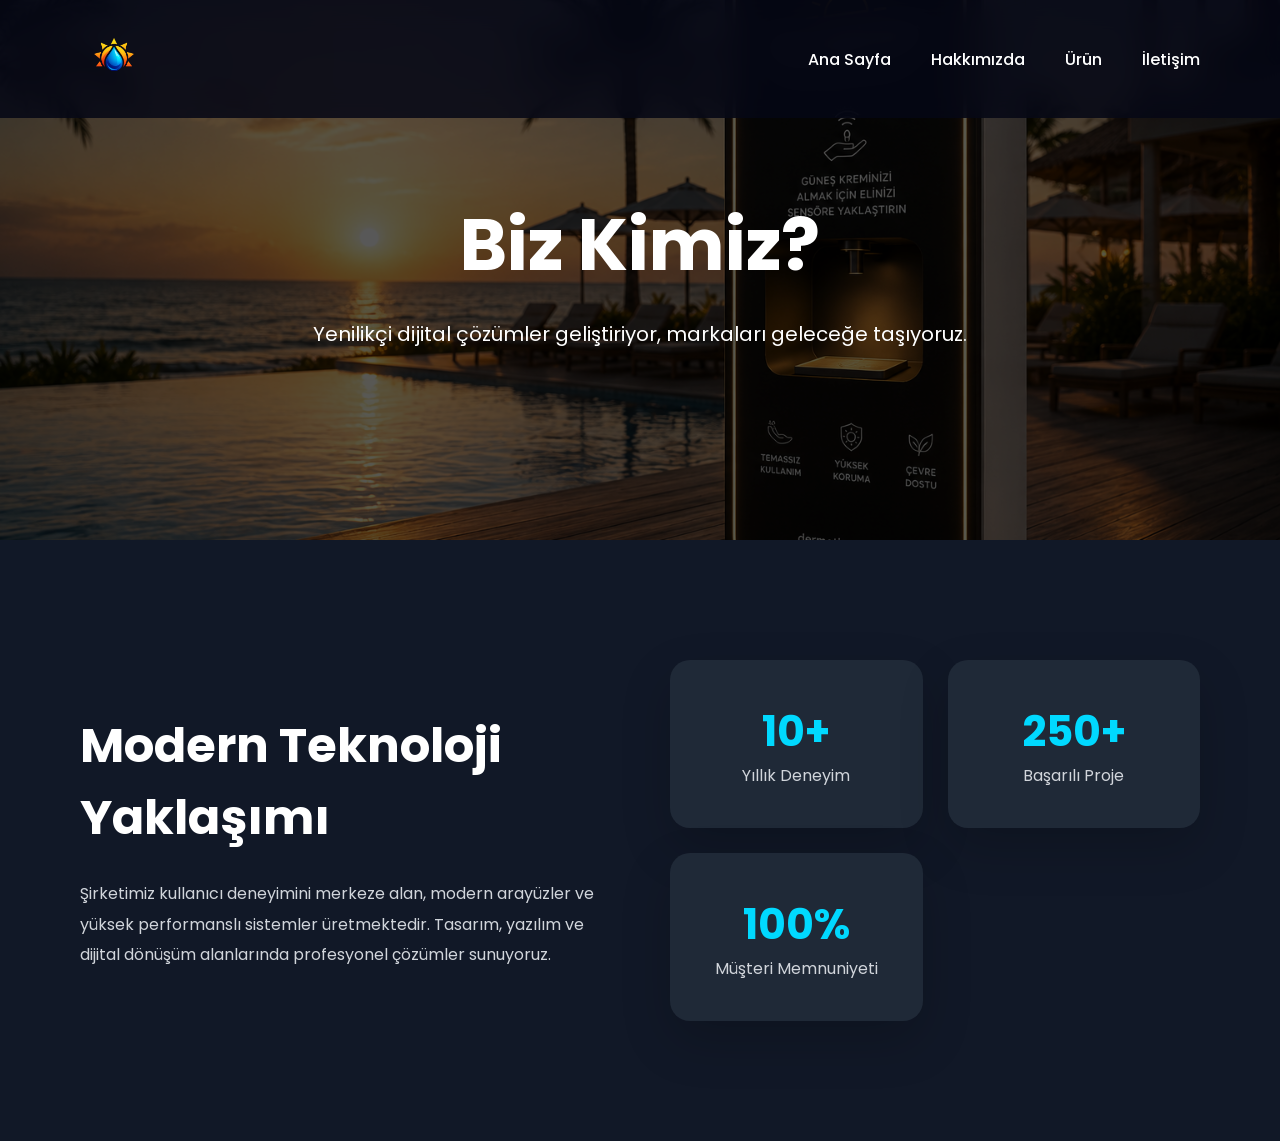
<file: hakkimizda.html>
<!DOCTYPE html>
<html lang="tr">
<head>
    <meta charset="UTF-8">
    <meta name="viewport" content="width=device-width, initial-scale=1.0">
    <title>Hakkımızda</title>

    <link rel="stylesheet" href="style.css">

    <link rel="preconnect" href="https://fonts.googleapis.com">
    <link href="https://fonts.googleapis.com/css2?family=Poppins:wght@300;400;500;600;700&display=swap" rel="stylesheet">
</head>
<body>

<nav class="navbar">

    <div class="logo">

    <img src="images/logo.png" alt="DermaticSun Logo">

</div>


<ul class="menu">
    <li><a href="index.html">Ana Sayfa</a></li>
    <li><a href="hakkimizda.html">Hakkımızda</a></li>
    <li><a href="hizmetler.html">Ürün</a></li>
    <li><a href="iletisim.html">İletişim</a></li>
</ul>

</nav>

<section class="about-hero">

    <div class="about-overlay"></div>

    <div class="about-content">

        <h1>Biz Kimiz?</h1>

        <p>
            Yenilikçi dijital çözümler geliştiriyor,
            markaları geleceğe taşıyoruz.
        </p>

    </div>

</section>


<section class="about-section">

    <div class="about-text">

        <h2>Modern Teknoloji Yaklaşımı</h2>

        <p>
            Şirketimiz kullanıcı deneyimini merkeze alan,
            modern arayüzler ve yüksek performanslı sistemler üretmektedir.
            Tasarım, yazılım ve dijital dönüşüm alanlarında
            profesyonel çözümler sunuyoruz.
        </p>

    </div>

    <div class="about-box">

        <div class="mini-card">
            <h3>10+</h3>
            <span>Yıllık Deneyim</span>
        </div>

        <div class="mini-card">
            <h3>250+</h3>
            <span>Başarılı Proje</span>
        </div>

        <div class="mini-card">
            <h3>100%</h3>
            <span>Müşteri Memnuniyeti</span>
        </div>

    </div>

</section>

<script src="script.js"></script>

</body>
</html>
</file>
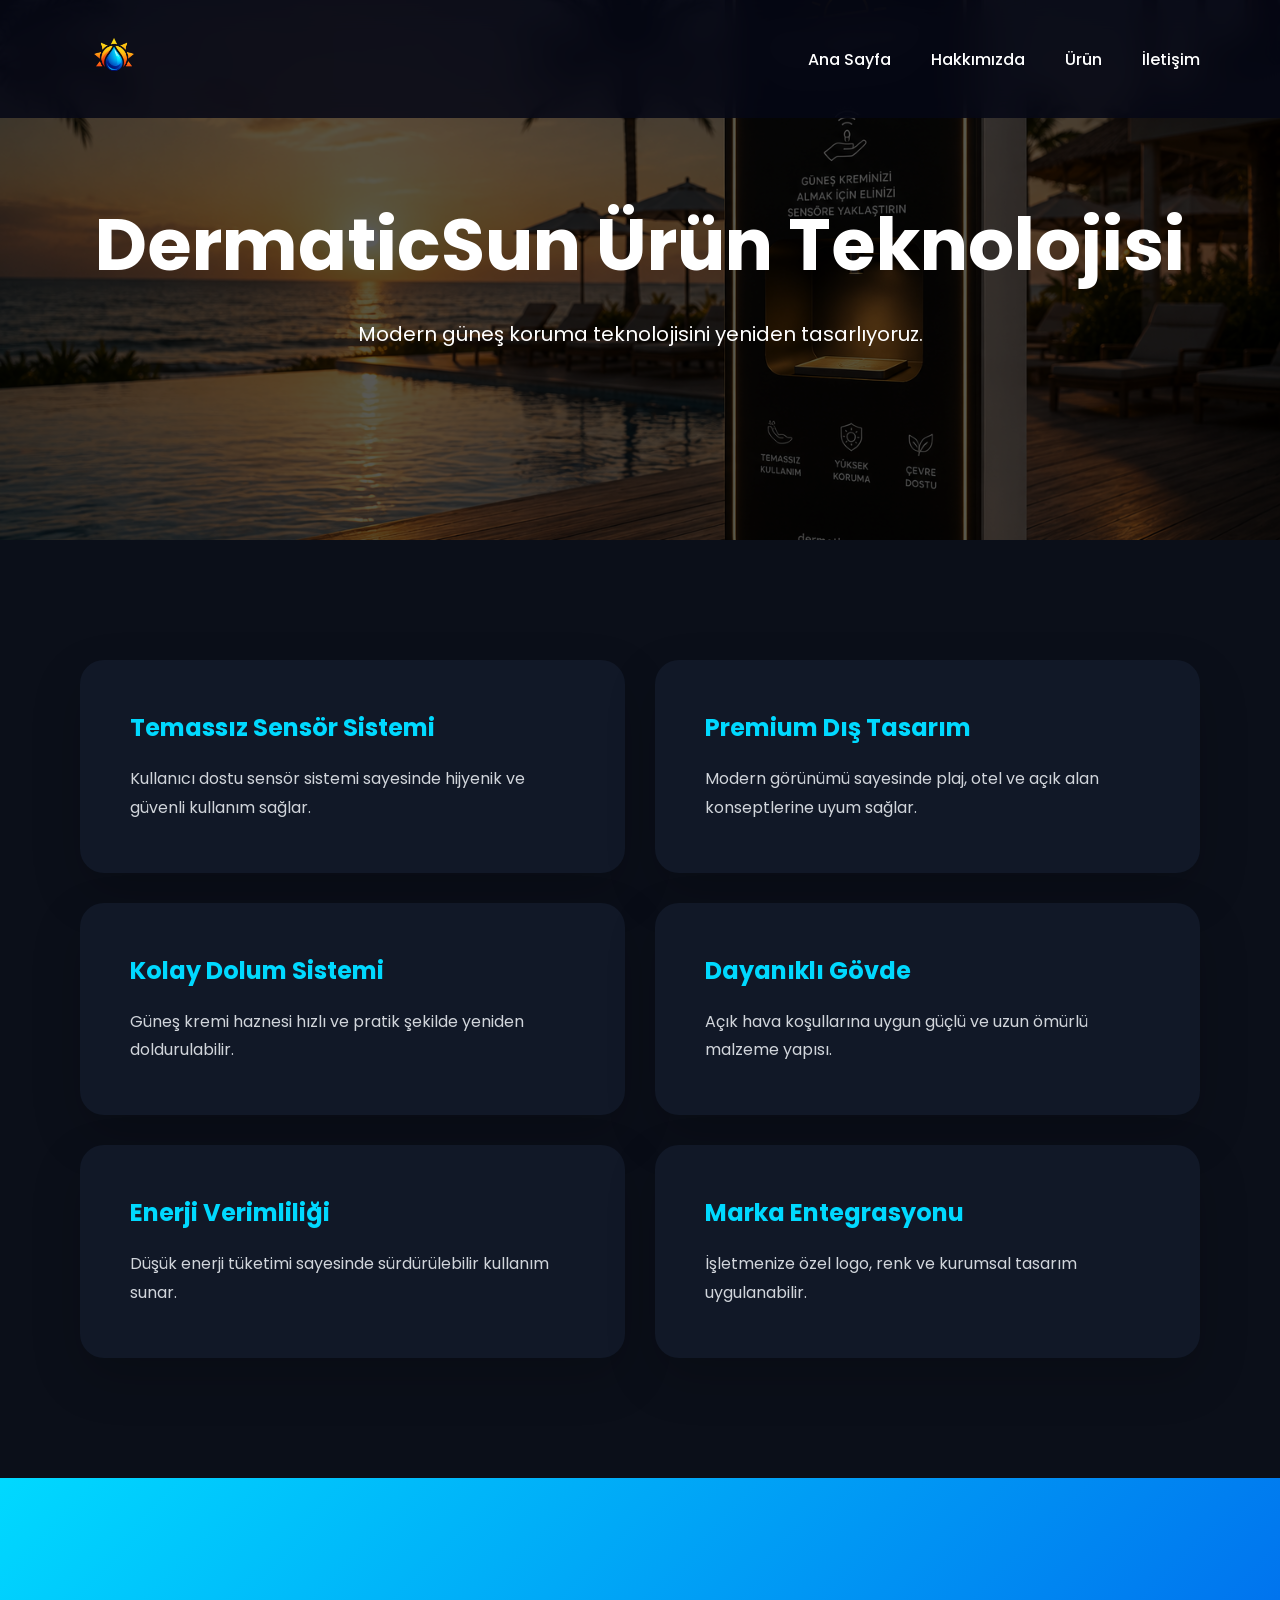
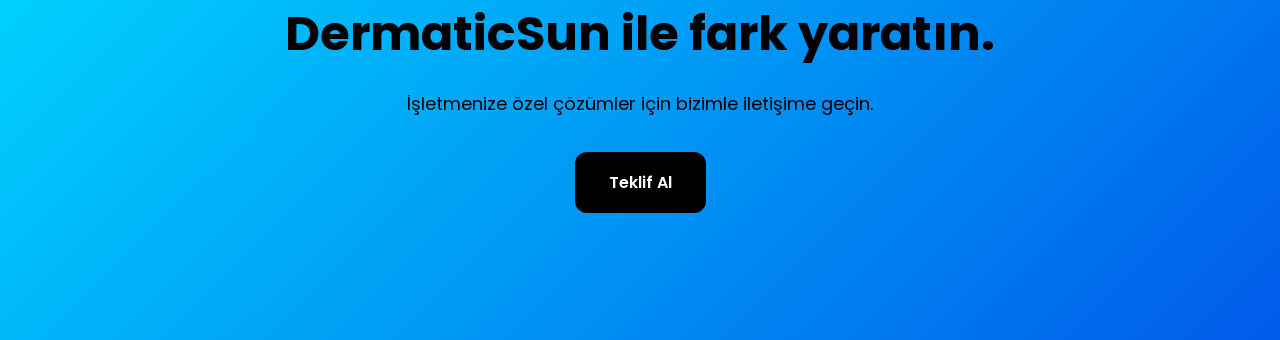
<file: hizmetler.html>
<!DOCTYPE html>
<html lang="tr">
<head>
    <meta charset="UTF-8">
    <meta name="viewport" content="width=device-width, initial-scale=1.0">
    <title>DermaticSun | Özellikler</title>

    <link rel="stylesheet" href="style.css">

    <link rel="preconnect" href="https://fonts.googleapis.com">
    <link href="https://fonts.googleapis.com/css2?family=Poppins:wght@300;400;500;600;700&display=swap" rel="stylesheet">
</head>
<body>

<nav class="navbar">

    <div class="logo">

    <img src="images/logo.png" alt="DermaticSun Logo">

</div>

 <ul class="menu">
    <li><a href="index.html">Ana Sayfa</a></li>
    <li><a href="hakkimizda.html">Hakkımızda</a></li>
    <li><a href="hizmetler.html">Ürün</a></li>
    <li><a href="iletisim.html">İletişim</a></li>
</ul>

</nav>

<section class="services-hero">

    <div class="about-overlay"></div>

    <div class="about-content">

        <h1>
    DermaticSun Ürün Teknolojisi
</h1>

        <p>
    Modern güneş koruma teknolojisini yeniden tasarlıyoruz.
</p>

    </div>

</section>


<section class="service-grid">

    <div class="service-card">

        <h2>
            Temassız Sensör Sistemi
        </h2>

        <p>
            Kullanıcı dostu sensör sistemi sayesinde hijyenik ve güvenli kullanım sağlar.
        </p>

    </div>


    <div class="service-card">

        <h2>
            Premium Dış Tasarım
        </h2>

        <p>
            Modern görünümü sayesinde plaj, otel ve açık alan konseptlerine uyum sağlar.
        </p>

    </div>


    <div class="service-card">

        <h2>
            Kolay Dolum Sistemi
        </h2>

        <p>
            Güneş kremi haznesi hızlı ve pratik şekilde yeniden doldurulabilir.
        </p>

    </div>


    <div class="service-card">

        <h2>
            Dayanıklı Gövde
        </h2>

        <p>
            Açık hava koşullarına uygun güçlü ve uzun ömürlü malzeme yapısı.
        </p>

    </div>


    <div class="service-card">

        <h2>
            Enerji Verimliliği
        </h2>

        <p>
            Düşük enerji tüketimi sayesinde sürdürülebilir kullanım sunar.
        </p>

    </div>


    <div class="service-card">

        <h2>
            Marka Entegrasyonu
        </h2>

        <p>
            İşletmenize özel logo, renk ve kurumsal tasarım uygulanabilir.
        </p>

    </div>

</section>


<section class="cta">

    <h2>
        DermaticSun ile fark yaratın.
    </h2>

    <p>
        İşletmenize özel çözümler için bizimle iletişime geçin.
    </p>

    <a href="iletisim.html">
        Teklif Al
    </a>

</section>

<script src="script.js"></script>

</body>
</html>
</file>
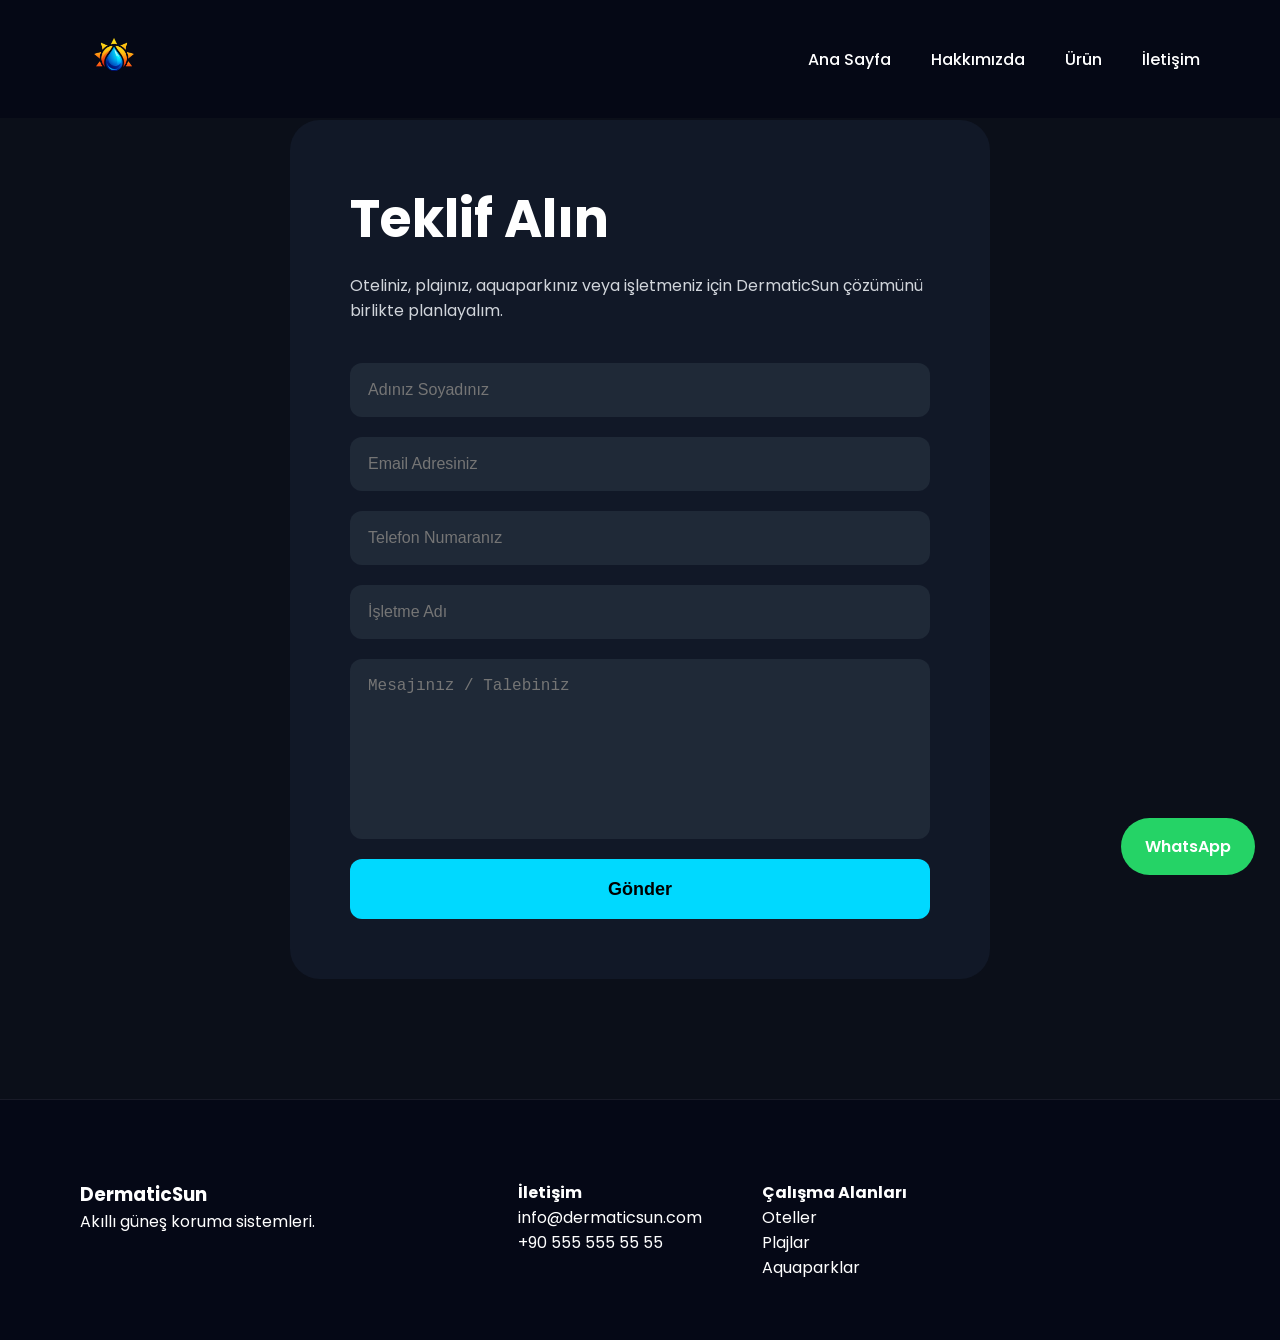
<file: iletisim.html>
<!DOCTYPE html>
<html lang="tr">
<head>
    <meta charset="UTF-8">
    <meta name="viewport" content="width=device-width, initial-scale=1.0">
    <title>DermaticSun | İletişim</title>

    <link rel="stylesheet" href="style.css">

    <link rel="preconnect" href="https://fonts.googleapis.com">
    <link href="https://fonts.googleapis.com/css2?family=Poppins:wght@300;400;500;600;700&display=swap" rel="stylesheet">
</head>
<body>

<nav class="navbar">
    <div class="logo">

    <img src="images/logo.png" alt="DermaticSun Logo">

</div>

<ul class="menu">
    <li><a href="index.html">Ana Sayfa</a></li>
    <li><a href="hakkimizda.html">Hakkımızda</a></li>
    <li><a href="hizmetler.html">Ürün</a></li>
    <li><a href="iletisim.html">İletişim</a></li>
</ul>
</nav>

<section class="contact-page">

    <div class="contact-box">

        <h1>Teklif Alın</h1>

        <p>
            Oteliniz, plajınız, aquaparkınız veya işletmeniz için DermaticSun çözümünü birlikte planlayalım.
        </p>

    <form id="contactForm" action="https://formspree.io/f/xpqnwwaz" method="POST">

    <input type="text" name="ad_soyad" placeholder="Adınız Soyadınız" required>

    <input type="email" name="email" placeholder="Email Adresiniz" required>

    <input type="tel" name="telefon" placeholder="Telefon Numaranız">

    <input type="text" name="isletme" placeholder="İşletme Adı">

    <textarea name="mesaj" placeholder="Mesajınız / Talebiniz" required></textarea>

    <input type="hidden" name="_subject" value="DermaticSun Yeni Teklif Talebi">

    <button type="submit">
        Gönder
    </button>

</form>

    </div>

</section>

<footer class="footer">

    <div>
        <h3>DermaticSun</h3>
        <p>Akıllı güneş koruma sistemleri.</p>
    </div>

    <div>
        <h4>İletişim</h4>
        <p>info@dermaticsun.com</p>
        <p>+90 555 555 55 55</p>
    </div>

    <div>
        <h4>Çalışma Alanları</h4>
        <p>Oteller</p>
        <p>Plajlar</p>
        <p>Aquaparklar</p>
    </div>

</footer>

<a href="https://wa.me/905555555555" class="whatsapp" target="_blank">
    WhatsApp
</a>

<script src="script.js"></script>
<script>
const form = document.getElementById("contactForm");

form.addEventListener("submit", async function(e){
    e.preventDefault();

    const formData = new FormData(form);

    const response = await fetch(form.action, {
        method: "POST",
        body: formData,
        headers: {
            "Accept": "application/json"
        }
    });

    if(response.ok){
        window.location.href = "tesekkurler.html";
    }else{
        alert("Mesaj gönderilemedi. Lütfen tekrar deneyin.");
    }
});
</script>
</body>
</html>
</file>
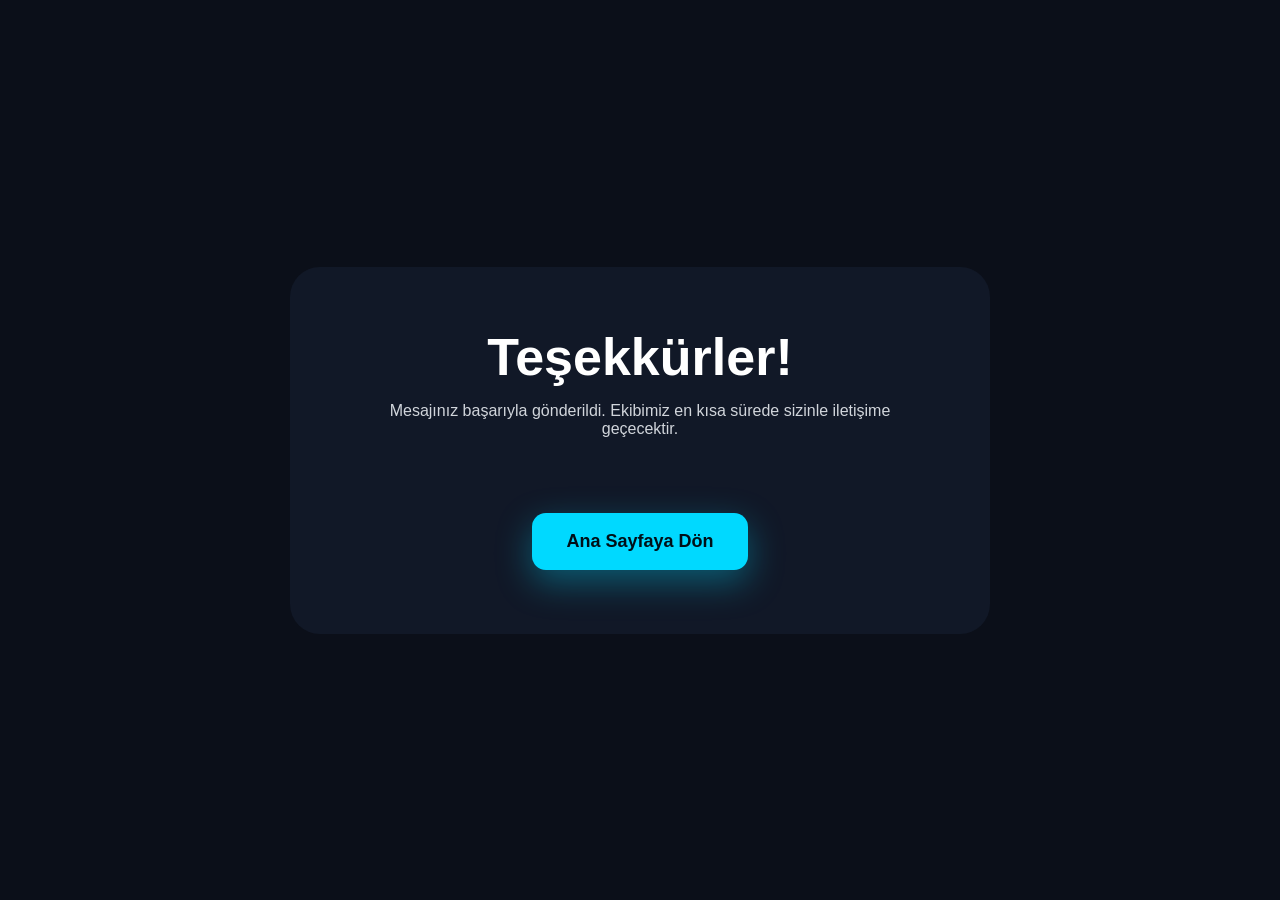
<file: tesekkurler.html>
<!DOCTYPE html>
<html lang="tr">
<head>
    <meta charset="UTF-8">
    <meta name="viewport" content="width=device-width, initial-scale=1.0">
    <title>Teşekkürler | DermaticSun</title>

    <link rel="stylesheet" href="style.css">
</head>
<body>

<section class="contact-page">

    <div class="contact-box" style="text-align:center;">

        <h1>Teşekkürler!</h1>

        <p>
            Mesajınız başarıyla gönderildi.
            Ekibimiz en kısa sürede sizinle iletişime geçecektir.
        </p>

        <a href="index.html" class="hero-btn">
            Ana Sayfaya Dön
        </a>

    </div>

</section>

</body>
</html>
</file>
<file: style.css>
*{
    margin:0;
    padding:0;
    box-sizing:border-box;
}

html{
    overflow-x:hidden;
    scroll-behavior:smooth;
}

body{
    font-family:'Poppins', sans-serif;
    background:#0b0f19;
    color:white;
    overflow-x:hidden;
}

/* NAVBAR */

.navbar{
    width:100%;
    position:fixed;
    top:0;
    left:0;
    z-index:1000;
    display:flex;
    justify-content:space-between;
    align-items:center;
    padding:25px 80px;
    background:rgba(5,8,22,0.85);
    backdrop-filter:blur(14px);
    transition:0.3s;
}

.navbar.scrolled{
    padding:18px 80px;
    background:rgba(5,8,22,0.95);
    box-shadow:0 10px 40px rgba(0,0,0,0.35);
}

.logo{
    display:flex;
    align-items:center;
    flex-shrink:0;
}

.logo img{
    height:68px;
    width:auto;
    object-fit:contain;
}

.menu{
    display:flex;
    gap:40px;
    list-style:none;
    align-items:center;
}

.menu a{
    text-decoration:none;
    color:#ffffff;
    font-weight:500;
    transition:0.3s;
    white-space:nowrap;
}

.menu a:hover{
    color:#00d9ff;
}

/* HERO */

.hero{
    width:100%;
    min-height:100vh;
    background:#050816;
    position:relative;
    display:flex;
    align-items:center;
    overflow:hidden;
}

.hero::after{
    content:"";
    position:absolute;
    top:0;
    right:0;
    width:56%;
    height:100%;
    background:url('images/hero-bg.png') center/contain no-repeat;
    z-index:1;
}

.overlay{
    position:absolute;
    width:100%;
    height:100%;
    background:linear-gradient(
        90deg,
        #050816 0%,
        rgba(5,8,22,0.98) 34%,
        rgba(5,8,22,0.65) 58%,
        rgba(5,8,22,0.10) 100%
    );
    z-index:2;
}

.hero-content{
    position:relative;
    z-index:3;
    margin-left:100px;
    max-width:650px;
    animation:fadeUp 1s ease;
}

.hero-content h1{
    font-size:72px;
    line-height:1.05;
    color:#ffffff;
    letter-spacing:-3px;
    font-weight:700;
    text-shadow:0 6px 30px rgba(0,0,0,0.75);
}

.hero-content p{
    margin-top:28px;
    font-size:22px;
    color:#ffffff;
    line-height:1.9;
    max-width:620px;
    text-shadow:0 4px 18px rgba(0,0,0,0.75);
}

.hero-btn{
    display:inline-block;
    margin-top:35px;
    padding:18px 34px;
    border-radius:14px;
    background:#00d9ff;
    color:#001018;
    text-decoration:none;
    font-size:18px;
    font-weight:700;
    transition:0.3s;
    box-shadow:0 12px 35px rgba(0,217,255,0.35);
    position:relative;
    overflow:hidden;
}

.hero-btn:hover{
    transform:translateY(-5px);
}

/* INTRO */

.intro{
    display:flex;
    align-items:center;
    gap:70px;
    padding:120px 80px;
    background:#111827;
}

.intro-text{
    flex:1;
}

.intro-text span,
.section-title span{
    color:#00d9ff;
    font-weight:600;
}

.intro-text h2,
.section-title h2{
    font-size:48px;
    margin:15px 0 25px;
}

.intro-text p,
.section-title p{
    color:#d1d5db;
    line-height:1.8;
    font-size:18px;
}

.intro-image{
    flex:1;
    height:420px;
    border-radius:30px;
    background:url('images/intro.png') center/cover no-repeat;
    background-color:#050816;
}

/* HOW IT WORKS */

.how-it-works{
    padding:120px 80px;
    background:#0b0f19;
}

.section-title{
    text-align:center;
    max-width:760px;
    margin:0 auto 70px;
}

.steps{
    display:grid;
    grid-template-columns:repeat(3,1fr);
    gap:30px;
}

.step-card{
    background:#111827;
    padding:45px;
    border-radius:24px;
    transition:0.3s;
    box-shadow:0 20px 50px rgba(0,0,0,0.18);
}

.step-card:hover{
    transform:translateY(-10px);
    box-shadow:0 25px 70px rgba(0,217,255,0.12);
}

.step-card span{
    color:#00d9ff;
    font-size:34px;
    font-weight:700;
}

.step-card h3{
    margin:20px 0;
    font-size:24px;
}

.step-card p{
    color:#d1d5db;
    line-height:1.7;
}

/* PRODUCT */

.product-showcase{
    display:flex;
    align-items:center;
    gap:80px;
    padding:140px 80px;
    background:#0f172a;
}

.product-image{
    flex:1;
    height:720px;
    border-radius:30px;
    overflow:hidden;
    border:1px solid rgba(255,255,255,0.1);
    background:url('images/urun.png') center/contain no-repeat;
    background-color:#050816;
    box-shadow:0 20px 60px rgba(0,0,0,0.4);
}

.product-text{
    flex:1;
}

.product-text span{
    color:#00d9ff;
    font-weight:600;
}

.product-text h2{
    font-size:56px;
    margin:20px 0 30px;
    line-height:1.2;
}

.product-text p{
    color:#d1d5db;
    line-height:1.9;
    font-size:18px;
}

.product-features{
    margin-top:35px;
    display:grid;
    grid-template-columns:repeat(2,1fr);
    gap:20px;
}

.pf-item{
    background:#111827;
    padding:20px;
    border-radius:14px;
    color:#d1d5db;
}

/* FEATURES */

.features{
    width:100%;
    display:flex;
    justify-content:center;
    gap:30px;
    padding:120px 80px;
    background:#111827;
}

.card{
    width:350px;
    background:#1f2937;
    padding:40px;
    border-radius:20px;
    transition:0.3s;
    box-shadow:0 20px 50px rgba(0,0,0,0.18);
}

.card:hover{
    transform:translateY(-10px);
    box-shadow:0 25px 70px rgba(0,217,255,0.12);
}

.card h2{
    margin-bottom:20px;
    color:#00d9ff;
}

.card p{
    color:#d1d5db;
    line-height:1.7;
}

/* PARTNERS */

.partners{
    padding:120px 80px;
    background:#050816;
    overflow:hidden;
}

.partner-slider{
    position:relative;
    margin-top:60px;
    padding:0 70px;
}

.partner-track-wrapper{
    width:100%;
    overflow:hidden;
}

.partner-track{
    display:flex;
    gap:30px;
    transition:transform 0.45s ease;
    will-change:transform;
}

.partner-card{
    flex:0 0 calc((100% - 60px) / 3);
    background:#111827;
    border-radius:24px;
    overflow:hidden;
    border:1px solid rgba(255,255,255,0.08);
}

.partner-card img{
    width:100%;
    height:230px;
    object-fit:cover;
    display:block;
}

.partner-card h3{
    padding:24px;
    font-size:22px;
    color:#ffffff;
    white-space:normal;
}

.slider-btn{
    position:absolute;
    top:50%;
    transform:translateY(-50%);
    width:54px;
    height:54px;
    border:none;
    border-radius:50%;
    background:#00d9ff;
    color:#000;
    font-size:34px;
    cursor:pointer;
    z-index:10;
}

.prev{
    left:10px;
}

.next{
    right:10px;
}

/* STATS */

.stats-section{
    display:grid;
    grid-template-columns:repeat(4,1fr);
    gap:25px;
    padding:120px 80px;
    background:#0b0f19;
}

.stat-box{
    background:#111827;
    padding:50px 30px;
    border-radius:24px;
    text-align:center;
    border:1px solid rgba(255,255,255,0.05);
    transition:0.3s;
}

.stat-box:hover{
    transform:translateY(-10px);
    border-color:#00d9ff;
}

.stat-box h2{
    font-size:52px;
    color:#00d9ff;
    margin-bottom:15px;
}

.stat-box p{
    color:#d1d5db;
    font-size:18px;
}

/* USAGE */

.usage-area{
    padding:130px 80px;
    background:#111827;
}

.usage-grid{
    margin-top:70px;
    display:grid;
    grid-template-columns:repeat(4,1fr);
    gap:25px;
}

.usage-card{
    background:#0f172a;
    padding:45px 35px;
    border-radius:24px;
    transition:0.3s;
    border:1px solid rgba(255,255,255,0.05);
    box-shadow:0 20px 50px rgba(0,0,0,0.18);
}

.usage-card:hover{
    transform:translateY(-10px);
    border-color:#00d9ff;
    box-shadow:0 25px 70px rgba(0,217,255,0.12);
}

.usage-card h3{
    margin-bottom:20px;
    font-size:24px;
    color:#00d9ff;
}

.usage-card p{
    color:#d1d5db;
    line-height:1.8;
}

/* CTA */

.cta{
    text-align:center;
    padding:120px 30px;
    background:linear-gradient(135deg,#00d9ff,#005bea);
    color:#000;
}

.cta h2{
    font-size:48px;
}

.cta p{
    margin:20px 0 35px;
    font-size:18px;
}

.cta a{
    display:inline-block;
    padding:18px 34px;
    background:#000;
    color:white;
    border-radius:12px;
    text-decoration:none;
    font-weight:600;
    position:relative;
    overflow:hidden;
}

/* FOOTER */

.footer{
    display:grid;
    grid-template-columns:2fr 1fr 1fr 1fr;
    gap:50px;
    padding:80px 80px 60px;
    background:#050816;
    border-top:1px solid rgba(255,255,255,0.08);
}

.footer-brand h3{
    font-size:34px;
    margin-bottom:18px;
    color:#ffffff;
}

.footer-brand p{
    max-width:360px;
    color:#d1d5db;
    line-height:1.8;
}

.footer-col h4{
    margin-bottom:20px;
    color:#ffffff;
    font-size:18px;
}

.footer-col a,
.footer-col p{
    display:block;
    color:#d1d5db;
    text-decoration:none;
    margin-bottom:12px;
    line-height:1.6;
}

.footer-col a:hover{
    color:#00d9ff;
}

.footer-bottom{
    background:#050816;
    padding:22px 80px;
    border-top:1px solid rgba(255,255,255,0.06);
    color:#9ca3af;
    font-size:14px;
}

.whatsapp{
    position:fixed;
    right:25px;
    bottom:25px;
    z-index:2000;
    background:#25D366;
    color:white;
    text-decoration:none;
    padding:16px 24px;
    border-radius:50px;
    font-weight:600;
}

/* INNER PAGES */

.about-hero,
.services-hero{
    height:60vh;
    background:url('images/hero-bg.png') center/cover no-repeat;
    position:relative;
    display:flex;
    align-items:center;
    justify-content:center;
}

.about-overlay{
    position:absolute;
    width:100%;
    height:100%;
    background:rgba(0,0,0,0.65);
}

.about-content{
    position:relative;
    z-index:2;
    text-align:center;
    padding:0 24px;
}

.about-content h1{
    font-size:72px;
}

.about-content p{
    margin-top:20px;
    font-size:20px;
    color:#ffffff;
}

/* ABOUT */

.about-section{
    display:flex;
    justify-content:space-between;
    align-items:center;
    padding:120px 80px;
    gap:60px;
    background:#111827;
}

.about-text{
    flex:1;
}

.about-text h2{
    font-size:48px;
    margin-bottom:25px;
}

.about-text p{
    line-height:1.9;
    color:#d1d5db;
}

.about-box{
    flex:1;
    display:grid;
    grid-template-columns:repeat(2,1fr);
    gap:25px;
}

.mini-card{
    background:#1f2937;
    padding:40px;
    border-radius:20px;
    text-align:center;
    transition:0.3s;
    box-shadow:0 20px 50px rgba(0,0,0,0.18);
}

.mini-card:hover{
    transform:translateY(-10px);
    box-shadow:0 25px 70px rgba(0,217,255,0.12);
}

.mini-card h3{
    font-size:42px;
    color:#00d9ff;
}

.mini-card span{
    color:#d1d5db;
}

/* PRODUCT PAGE */

.service-grid{
    padding:120px 80px;
    display:grid;
    grid-template-columns:repeat(2,1fr);
    gap:30px;
    background:#0b0f19;
}

.service-card{
    background:#111827;
    padding:50px;
    border-radius:24px;
    transition:0.3s;
    box-shadow:0 20px 50px rgba(0,0,0,0.18);
}

.service-card:hover{
    transform:translateY(-10px);
    border:1px solid #00d9ff;
    box-shadow:0 25px 70px rgba(0,217,255,0.12);
}

.service-card h2{
    margin-bottom:20px;
    color:#00d9ff;
}

.service-card p{
    line-height:1.8;
    color:#d1d5db;
}

/* CONTACT */

.contact-page{
    min-height:100vh;
    display:flex;
    justify-content:center;
    align-items:center;
    padding:120px 20px;
    background:#0b0f19;
}

.contact-box{
    width:700px;
    background:#111827;
    padding:60px;
    border-radius:30px;
}

.contact-box h1{
    font-size:52px;
    margin-bottom:15px;
}

.contact-box p{
    color:#d1d5db;
    margin-bottom:40px;
}

.contact-box form{
    display:flex;
    flex-direction:column;
    gap:20px;
}

.contact-box input,
.contact-box textarea{
    width:100%;
    padding:18px;
    border:none;
    border-radius:12px;
    background:#1f2937;
    color:white;
    font-size:16px;
}

.contact-box textarea{
    height:180px;
    resize:none;
}

.contact-box button{
    height:60px;
    border:none;
    border-radius:12px;
    background:#00d9ff;
    font-size:18px;
    font-weight:600;
    cursor:pointer;
    transition:0.3s;
    position:relative;
    overflow:hidden;
}

.contact-box button:hover{
    transform:translateY(-5px);
}

/* ANIMATIONS */

@keyframes fadeUp{
    from{
        opacity:0;
        transform:translateY(40px);
    }

    to{
        opacity:1;
        transform:translateY(0);
    }
}

.hidden{
    opacity:0;
    transform:translateY(60px);
    transition:all 1s ease;
}

.show{
    opacity:1;
    transform:translateY(0);
}

/* PREMIUM EFFECTS */

.hero-btn::after,
.cta a::after,
.contact-box button::after{
    content:"";
    position:absolute;
    top:0;
    left:-100%;
    width:100%;
    height:100%;
    background:linear-gradient(
        120deg,
        transparent,
        rgba(255,255,255,0.45),
        transparent
    );
    transition:0.5s;
}

.hero-btn:hover::after,
.cta a:hover::after,
.contact-box button:hover::after{
    left:100%;
}

/* LOADER */

.loader{
    position:fixed;
    inset:0;
    background:#050816;
    display:flex;
    justify-content:center;
    align-items:center;
    z-index:9999;
    transition:opacity 0.6s ease, visibility 0.6s ease;
}

.loader.hide{
    opacity:0;
    visibility:hidden;
}

.loader-logo{
    font-size:42px;
    font-weight:700;
    color:#ffffff;
    letter-spacing:-1px;
    position:relative;
}

.loader-logo::after{
    content:"";
    position:absolute;
    left:0;
    bottom:-12px;
    width:100%;
    height:3px;
    background:#00d9ff;
    animation:loadingLine 1.2s infinite ease-in-out;
}

@keyframes loadingLine{
    0%{
        transform:scaleX(0);
        transform-origin:left;
    }

    50%{
        transform:scaleX(1);
        transform-origin:left;
    }

    100%{
        transform:scaleX(0);
        transform-origin:right;
    }
}

/* SCROLL PROGRESS */

.progress-bar{
    position:fixed;
    top:0;
    left:0;
    height:4px;
    width:0%;
    background:#00d9ff;
    z-index:10000;
}

/* TABLET */

@media(max-width:1100px){

    .navbar,
    .navbar.scrolled{
        padding-left:40px;
        padding-right:40px;
    }

    .menu{
        gap:24px;
    }

    .hero-content{
        margin-left:50px;
        max-width:560px;
    }

    .hero-content h1{
        font-size:58px;
    }

    .hero-content p{
        font-size:19px;
    }

    .intro,
    .product-showcase,
    .about-section{
        padding:100px 40px;
        gap:45px;
    }

    .features,
    .how-it-works,
    .partners,
    .stats-section,
    .usage-area,
    .service-grid,
    .footer{
        padding-left:40px;
        padding-right:40px;
    }

    .usage-grid,
    .stats-section{
        grid-template-columns:repeat(2,1fr);
    }

    .footer{
        grid-template-columns:1.5fr 1fr 1fr;
    }
}

/* MOBILE */

@media(max-width:900px){

    .navbar{
        padding:12px 14px;
        gap:10px;
    }

    .navbar.scrolled{
        padding:10px 14px;
    }

    .logo img{
        height:38px;
    }

    .menu{
        gap:10px;
        max-width:calc(100vw - 72px);
        overflow-x:auto;
        scrollbar-width:none;
        padding-bottom:2px;
    }

    .menu::-webkit-scrollbar{
        display:none;
    }

    .menu a{
        font-size:10.5px;
    }

    .hero{
        min-height:100vh;
        align-items:flex-start;
        padding-top:120px;
        padding-bottom:360px;
    }

    .hero::after{
        width:100%;
        height:55%;
        top:auto;
        bottom:0;
        right:0;
        opacity:0.9;
        background-position:center bottom;
        background-size:contain;
        background-repeat:no-repeat;
    }

    .overlay{
        background:linear-gradient(
            180deg,
            rgba(5,8,22,0.98) 0%,
            rgba(5,8,22,0.92) 42%,
            rgba(5,8,22,0.45) 70%,
            rgba(5,8,22,0.15) 100%
        );
    }

    .hero-content{
        margin:0;
        padding:0 20px;
        max-width:100%;
    }

    .hero-content h1{
        font-size:38px;
        line-height:1.08;
        letter-spacing:-1px;
    }

    .hero-content p{
        margin-top:20px;
        font-size:15.5px;
        line-height:1.75;
    }

    .hero-btn{
        margin-top:26px;
        padding:14px 24px;
        font-size:15px;
    }

    .intro,
    .how-it-works,
    .product-showcase,
    .features,
    .stats-section,
    .usage-area,
    .cta,
    .about-section,
    .service-grid{
        padding:70px 20px;
    }

    .intro,
    .product-showcase,
    .about-section{
        flex-direction:column;
        gap:34px;
    }

    .intro-text h2,
    .section-title h2,
    .product-text h2,
    .cta h2,
    .about-text h2{
        font-size:30px;
        line-height:1.2;
    }

    .intro-text p,
    .section-title p,
    .product-text p,
    .about-text p{
        font-size:15.5px;
    }

    .intro-image{
        width:100%;
        height:280px;
        border-radius:22px;
    }

    .section-title{
        margin-bottom:42px;
    }

    .steps,
    .stats-section,
    .usage-grid,
    .service-grid,
    .about-box{
        grid-template-columns:1fr;
    }

    .step-card,
    .card,
    .usage-card,
    .service-card,
    .mini-card{
        padding:30px 24px;
    }

    .product-image{
        width:100%;
        height:320px;
        border-radius:22px;
        background-size:contain;
    }

    .product-features{
        grid-template-columns:1fr;
        gap:14px;
    }

    .features{
        flex-direction:column;
        align-items:center;
        gap:22px;
    }

    .card{
        width:100%;
    }

.partners{
    padding:70px 0;
    overflow:hidden;
}

.partners .section-title{
    padding:0 20px;
}

.partner-slider{
    width:100%;
    padding:0;
    margin-top:35px;
    overflow:hidden;
}

.partner-track-wrapper{
    width:100%;
    overflow-x:auto;
    overflow-y:hidden;
    padding:0 20px;
    -webkit-overflow-scrolling:touch;
    scrollbar-width:none;
}

.partner-track-wrapper::-webkit-scrollbar{
    display:none;
}

.partner-track{
    display:flex;
    gap:18px;
    transform:none !important;
    transition:none !important;
}

.partner-card{
    flex:0 0 72vw;
    min-width:72vw;
    max-width:72vw;
    border-radius:20px;
}

.partner-card img{
    width:100%;
    height:180px;
    object-fit:cover;
}

.partner-card h3{
    font-size:18px;
    padding:18px;
}
.slider-btn{
    display:none !important;
}

.prev{
    left:0;
}

.next{
    right:0;
}

    .stat-box{
        padding:32px 22px;
    }

    .stat-box h2{
        font-size:36px;
    }

    .usage-grid{
        gap:20px;
        margin-top:42px;
    }

    .cta h2{
        font-size:32px;
    }

    .cta p{
        font-size:15.5px;
    }

    .footer{
        grid-template-columns:1fr;
        gap:32px;
        padding:55px 20px 42px;
    }

    .footer-brand h3{
        font-size:28px;
    }

    .footer-bottom{
        padding:18px 20px;
        font-size:13px;
    }

    .about-hero,
    .services-hero{
        height:46vh;
        background-position:center;
    }

    .about-content h1{
        font-size:34px;
        line-height:1.15;
    }

    .about-content p{
        font-size:15.5px;
    }

    .contact-page{
        padding:105px 16px 65px;
        align-items:flex-start;
    }

    .contact-box{
        width:100%;
        padding:30px 20px;
        border-radius:22px;
    }

    .contact-box h1{
        font-size:32px;
        line-height:1.2;
    }

    .contact-box p{
        font-size:15px;
    }

    .contact-box input,
    .contact-box textarea{
        padding:15px;
        font-size:15px;
    }

    .whatsapp{
        right:14px;
        bottom:14px;
        padding:12px 16px;
        font-size:13px;
    }

    .loader-logo{
        font-size:30px;
    }
}

/* SMALL MOBILE */

@media(max-width:420px){

    .logo img{
        height:34px;
    }

    .menu{
        max-width:calc(100vw - 62px);
        gap:8px;
    }

    .menu a{
        font-size:9.5px;
    }

    .hero-content h1{
        font-size:34px;
    }

    .hero-content p{
        font-size:14.5px;
    }

    .intro-text h2,
    .section-title h2,
    .product-text h2,
    .cta h2,
    .about-text h2{
        font-size:28px;
    }

    .partner-slider{
        padding:0 34px;
    }

    .slider-btn{
        width:32px;
        height:32px;
        font-size:20px;
    }

    .partner-card img{
        height:170px;
    }
}
</file>
